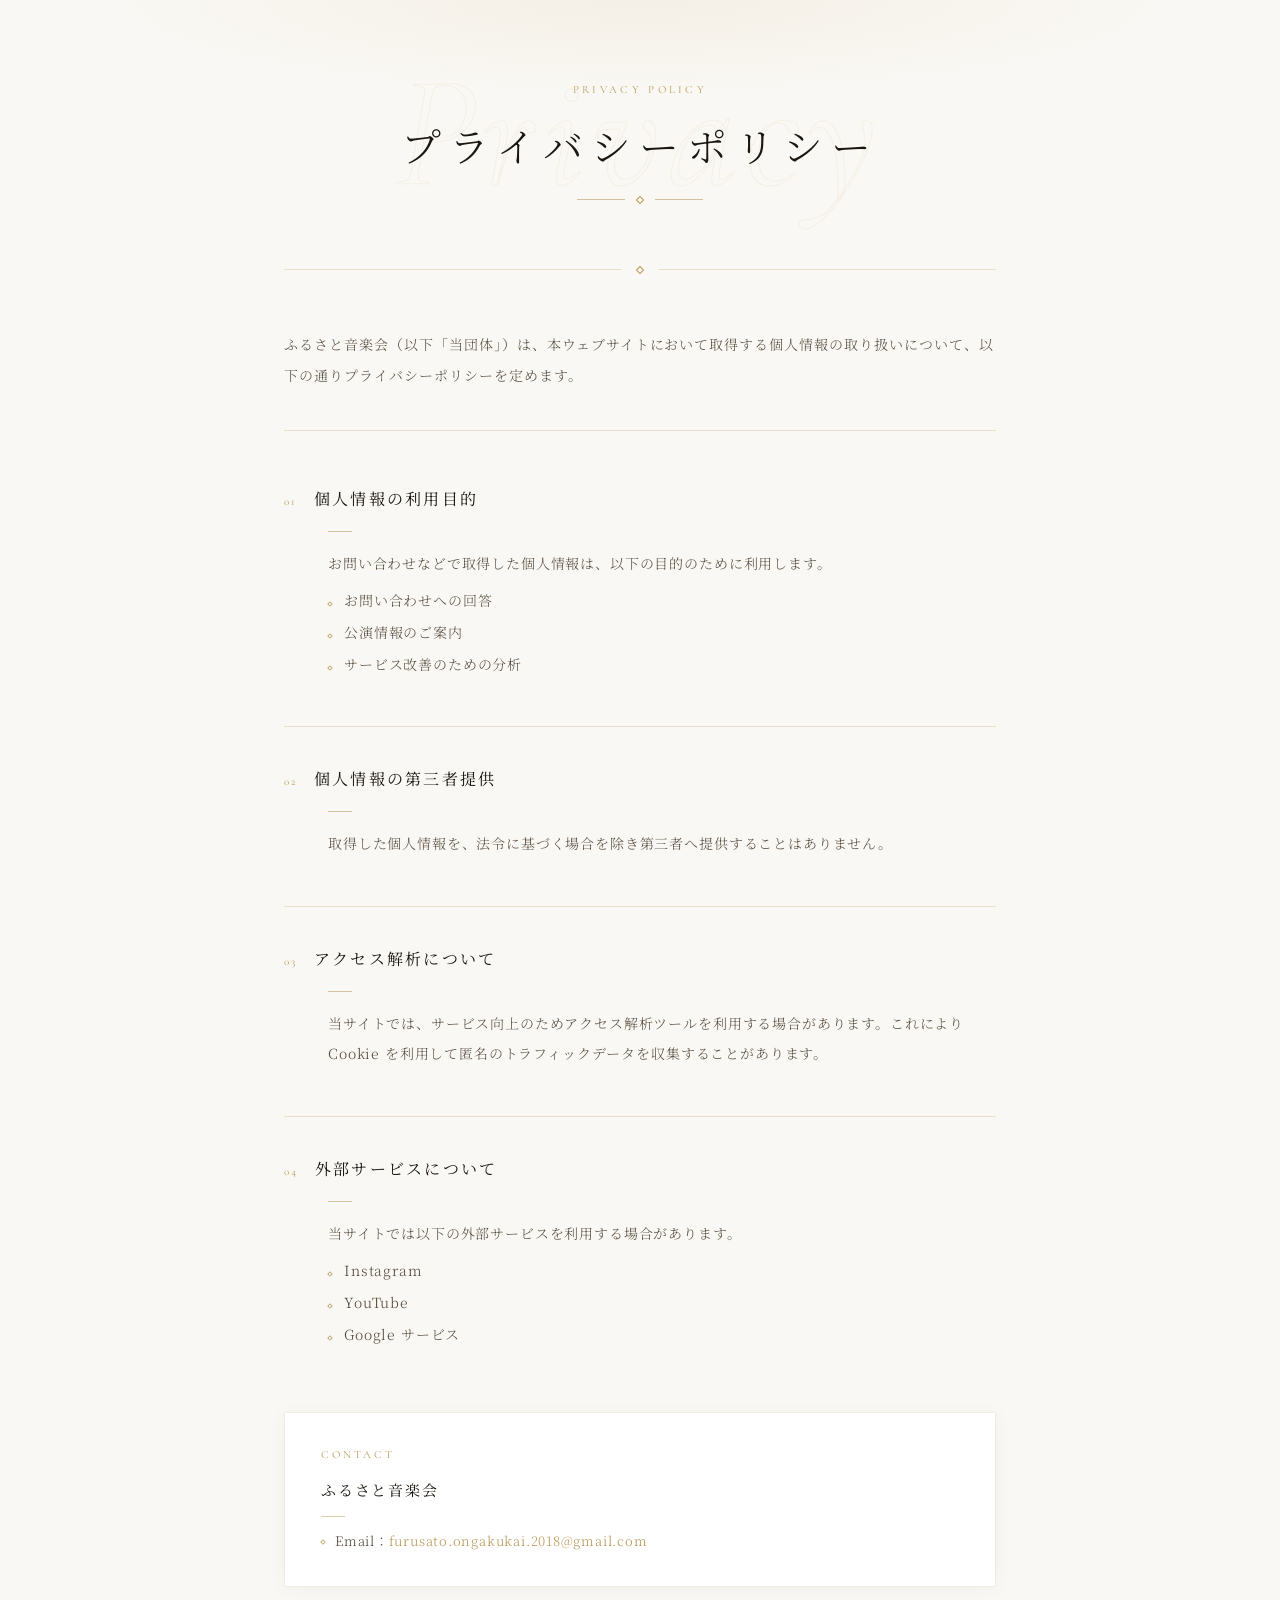
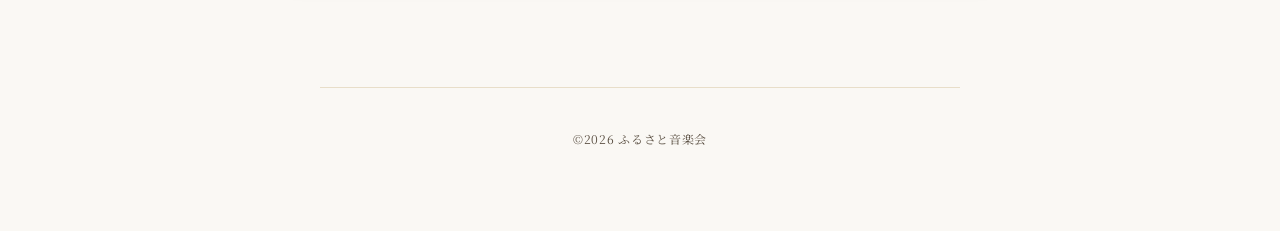
<file: privacy.html>
<!DOCTYPE html>
<html lang="ja">
<head>
  <meta charset="UTF-8" />
  <meta name="viewport" content="width=device-width, initial-scale=1.0" />
  <title>プライバシーポリシー | ふるさと音楽会</title>

  <link rel="preconnect" href="https://fonts.googleapis.com" />
  <link rel="preconnect" href="https://fonts.gstatic.com" crossorigin />
  <link href="https://fonts.googleapis.com/css2?family=Cormorant+Garamond:ital,wght@0,300;0,400;1,300&family=Noto+Serif+JP:wght@200;300;400;500&display=swap" rel="stylesheet" />

  <style>
    /* ===== CSS Variables — 共通 ===== */
    :root {
      --bg:         #faf8f4;
      --bg-alt:     #f2ede4;
      --ink:        #1c1610;
      --ink-muted:  #5a4f42;
      --gold:       #b89a5a;
      --gold-light: #d4bc82;
      --gold-pale:  #ede3cc;
      --line:       rgba(184,154,90,0.28);
      --ff-serif:   'Noto Serif JP', 'YuMincho', serif;
      --ff-latin:   'Cormorant Garamond', 'Georgia', serif;
      --ease:       cubic-bezier(0.25, 0.46, 0.45, 0.94);
    }

    *, *::before, *::after { box-sizing: border-box; margin: 0; padding: 0; }
    html { scroll-behavior: smooth; }

    body {
      font-family: var(--ff-serif);
      background: var(--bg);
      color: var(--ink);
      line-height: 1.9;
      overflow-x: hidden;
    }

    /* ===== Page Header（共通）===== */
    .page-header {
      position: relative;
      padding: 80px 24px 64px;
      text-align: center;
      overflow: hidden;
    }
    .page-header::before {
      content: '';
      position: absolute;
      inset: 0;
      background: radial-gradient(ellipse 60% 50% at 50% 0%, rgba(184,154,90,0.09) 0%, transparent 70%);
      pointer-events: none;
    }
    .page-header__deco {
      position: absolute;
      top: 50%;
      left: 50%;
      transform: translate(-50%, -50%);
      font-family: var(--ff-latin);
      font-size: clamp(60px, 14vw, 160px);
      font-style: italic;
      font-weight: 300;
      color: transparent;
      -webkit-text-stroke: 1px rgba(184,154,90,0.09);
      letter-spacing: 0.05em;
      white-space: nowrap;
      pointer-events: none;
      user-select: none;
    }
    .page-header__label {
      font-family: var(--ff-latin);
      font-size: 11px;
      letter-spacing: 0.30em;
      text-transform: uppercase;
      color: var(--gold);
      margin-bottom: 16px;
      position: relative;
    }
    .page-header__title {
      font-size: clamp(24px, 4vw, 40px);
      font-weight: 300;
      letter-spacing: 0.20em;
      line-height: 1.4;
      position: relative;
      color: var(--ink);
    }
    .page-header__rule {
      display: flex;
      align-items: center;
      justify-content: center;
      gap: 12px;
      margin: 24px auto 0;
      width: fit-content;
      position: relative;
    }
    .page-header__rule::before,
    .page-header__rule::after {
      content: '';
      display: block;
      width: 48px;
      height: 1px;
      background: var(--gold);
      opacity: 0.6;
    }
    .page-header__rule-icon {
      width: 6px;
      height: 6px;
      border: 1px solid var(--gold);
      transform: rotate(45deg);
    }

    /* ===== Main Layout ===== */
    .section {
      max-width: 760px;
      margin: 0 auto;
      padding: 0 24px 100px;
    }

    /* ===== Divider（共通）===== */
    .section-divider {
      display: flex;
      align-items: center;
      gap: 16px;
      margin-bottom: 56px;
    }
    .section-divider::before,
    .section-divider::after {
      content: '';
      flex: 1;
      height: 1px;
      background: var(--line);
    }
    .section-divider__icon {
      width: 6px;
      height: 6px;
      border: 1px solid var(--gold);
      transform: rotate(45deg);
      flex-shrink: 0;
    }

    /* ===== Intro Text ===== */
    .intro-text {
      font-size: 14px;
      font-weight: 300;
      color: var(--ink-muted);
      letter-spacing: 0.07em;
      line-height: 2.2;
      margin-bottom: 56px;
      padding-bottom: 40px;
      border-bottom: 1px solid var(--line);

      opacity: 0;
      transform: translateY(16px);
      transition: opacity 0.7s var(--ease), transform 0.7s var(--ease);
    }
    .intro-text.visible { opacity: 1; transform: translateY(0); }

    /* ===== Article Section ===== */
    .policy-article {
      opacity: 0;
      transform: translateY(20px);
      transition: opacity 0.7s var(--ease), transform 0.7s var(--ease);
    }
    .policy-article.visible { opacity: 1; transform: translateY(0); }

    /* 各セクション間のスペース */
    .policy-section {
      margin-bottom: 48px;
    }
    .policy-section:last-child { margin-bottom: 0; }

    /* セクション番号＋見出し */
    .policy-section__heading {
      display: flex;
      align-items: baseline;
      gap: 16px;
      margin-bottom: 18px;
    }

    .policy-section__num {
      font-family: var(--ff-latin);
      font-size: 11px;
      letter-spacing: 0.22em;
      color: var(--gold);
      flex-shrink: 0;
      padding-top: 2px;
    }

    .policy-section__title {
      font-size: 16px;
      font-weight: 400;
      letter-spacing: 0.14em;
      color: var(--ink);
      line-height: 1.5;
    }

    /* 見出し下のアクセントライン */
    .policy-section__accent {
      width: 24px;
      height: 1px;
      background: var(--gold);
      opacity: 0.55;
      margin-bottom: 16px;
      margin-left: 44px;
    }

    /* 本文 */
    .policy-section__body {
      font-size: 14px;
      font-weight: 300;
      color: var(--ink-muted);
      letter-spacing: 0.06em;
      line-height: 2.15;
      padding-left: 44px;
    }

    /* リスト */
    .policy-section__list {
      list-style: none;
      padding: 0;
      margin: 10px 0 0 44px;
      display: flex;
      flex-direction: column;
      gap: 6px;
    }
    .policy-section__list li {
      font-size: 14px;
      font-weight: 300;
      color: var(--ink-muted);
      letter-spacing: 0.06em;
      line-height: 1.85;
      display: flex;
      align-items: baseline;
      gap: 12px;
    }
    .policy-section__list li::before {
      content: '';
      display: inline-block;
      width: 4px;
      height: 4px;
      border: 1px solid var(--gold);
      transform: rotate(45deg);
      flex-shrink: 0;
      margin-top: 2px;
      opacity: 0.8;
    }

    /* セクション間の区切り線 */
    .policy-section + .policy-section {
      padding-top: 40px;
      border-top: 1px solid var(--line);
    }

    /* ===== Contact Block ===== */
    .contact-block {
      margin-top: 64px;
      padding: 32px 36px;
      background: white;
      border: 1px solid rgba(184,154,90,0.20);
      border-radius: 2px;
      box-shadow: 0 2px 20px rgba(28,22,16,0.04);

      opacity: 0;
      transform: translateY(20px);
      transition: opacity 0.7s var(--ease) 0.1s, transform 0.7s var(--ease) 0.1s;
    }
    .contact-block.visible { opacity: 1; transform: translateY(0); }

    .contact-block__label {
      font-family: var(--ff-latin);
      font-size: 11px;
      letter-spacing: 0.28em;
      text-transform: uppercase;
      color: var(--gold);
      margin-bottom: 10px;
    }

    .contact-block__org {
      font-size: 15px;
      font-weight: 400;
      letter-spacing: 0.12em;
      color: var(--ink);
      margin-bottom: 8px;
    }

    .contact-block__divider {
      width: 24px;
      height: 1px;
      background: var(--gold);
      opacity: 0.5;
      margin: 12px 0;
    }

    .contact-block__email {
      font-size: 13px;
      font-weight: 300;
      color: var(--ink-muted);
      letter-spacing: 0.06em;
      display: flex;
      align-items: center;
      gap: 10px;
    }

    .contact-block__email-icon {
      width: 4px;
      height: 4px;
      border: 1px solid var(--gold);
      transform: rotate(45deg);
      opacity: 0.8;
      flex-shrink: 0;
    }

    .contact-block a {
      color: var(--gold);
      text-decoration: none;
      border-bottom: 1px solid transparent;
      transition: border-color 0.3s;
    }
    .contact-block a:hover { border-color: var(--gold); }

    /* ===== Footer note ===== */
    .page-footer-note {
      text-align: center;
      padding: 40px 24px 80px;
      border-top: 1px solid var(--line);
      max-width: 640px;
      margin: 0 auto;
    }
    .page-footer-note p {
      font-size: 12px;
      color: var(--ink-muted);
      letter-spacing: 0.06em;
    }

    /* ===== Mobile ===== */
    @media (max-width: 600px) {
      .policy-section__body,
      .policy-section__list {
        padding-left: 0;
        margin-left: 0;
      }
      .policy-section__accent { margin-left: 0; }
      .contact-block { padding: 24px 20px; }
    }
  </style>
</head>
<body>

<!-- ===== PAGE HEADER ===== -->
<header class="page-header">
  <div class="page-header__deco">Privacy</div>
  <p class="page-header__label">Privacy Policy</p>
  <h1 class="page-header__title">プライバシーポリシー</h1>
  <div class="page-header__rule">
    <div class="page-header__rule-icon"></div>
  </div>
</header>

<!-- ===== MAIN ===== -->
<main class="section">

  <div class="section-divider"><div class="section-divider__icon"></div></div>

  <!-- イントロ -->
  <p class="intro-text" id="intro">
    ふるさと音楽会（以下「当団体」）は、本ウェブサイトにおいて取得する個人情報の取り扱いについて、以下の通りプライバシーポリシーを定めます。
  </p>

  <!-- ポリシー本文 -->
  <article class="policy-article" id="policy">

    <!-- 1. 個人情報の利用目的 -->
    <div class="policy-section">
      <div class="policy-section__heading">
        <span class="policy-section__num">01</span>
        <h2 class="policy-section__title">個人情報の利用目的</h2>
      </div>
      <div class="policy-section__accent"></div>
      <p class="policy-section__body">
        お問い合わせなどで取得した個人情報は、以下の目的のために利用します。
      </p>
      <ul class="policy-section__list">
        <li>お問い合わせへの回答</li>
        <li>公演情報のご案内</li>
        <li>サービス改善のための分析</li>
      </ul>
    </div>

    <!-- 2. 個人情報の第三者提供 -->
    <div class="policy-section">
      <div class="policy-section__heading">
        <span class="policy-section__num">02</span>
        <h2 class="policy-section__title">個人情報の第三者提供</h2>
      </div>
      <div class="policy-section__accent"></div>
      <p class="policy-section__body">
        取得した個人情報を、法令に基づく場合を除き第三者へ提供することはありません。
      </p>
    </div>

    <!-- 3. アクセス解析について -->
    <div class="policy-section">
      <div class="policy-section__heading">
        <span class="policy-section__num">03</span>
        <h2 class="policy-section__title">アクセス解析について</h2>
      </div>
      <div class="policy-section__accent"></div>
      <p class="policy-section__body">
        当サイトでは、サービス向上のためアクセス解析ツールを利用する場合があります。これにより Cookie を利用して匿名のトラフィックデータを収集することがあります。
      </p>
    </div>

    <!-- 4. 外部サービスについて -->
    <div class="policy-section">
      <div class="policy-section__heading">
        <span class="policy-section__num">04</span>
        <h2 class="policy-section__title">外部サービスについて</h2>
      </div>
      <div class="policy-section__accent"></div>
      <p class="policy-section__body">
        当サイトでは以下の外部サービスを利用する場合があります。
      </p>
      <ul class="policy-section__list">
        <li>Instagram</li>
        <li>YouTube</li>
        <li>Google サービス</li>
      </ul>
    </div>

    <!-- お問い合わせカード -->
    <div class="contact-block" id="contact-block">
      <p class="contact-block__label">Contact</p>
      <p class="contact-block__org">ふるさと音楽会</p>
      <div class="contact-block__divider"></div>
      <div class="contact-block__email">
        <span class="contact-block__email-icon"></span>
        <span>Email：<a href="mailto:furusato.ongakukai.2018@gmail.com">furusato.ongakukai.2018@gmail.com</a></span>
      </div>
    </div>

  </article>

</main>

<!-- ===== FOOTER NOTE ===== -->
<div class="page-footer-note">
  <p>©2026 ふるさと音楽会</p>
</div>

<script>
  const targets = document.querySelectorAll('#intro, #policy, #contact-block');
  const io = new IntersectionObserver((entries) => {
    entries.forEach(entry => {
      if (entry.isIntersecting) {
        entry.target.classList.add('visible');
        io.unobserve(entry.target);
      }
    });
  }, { threshold: 0.08 });
  targets.forEach(el => io.observe(el));
</script>

</body>
</html>
</file>
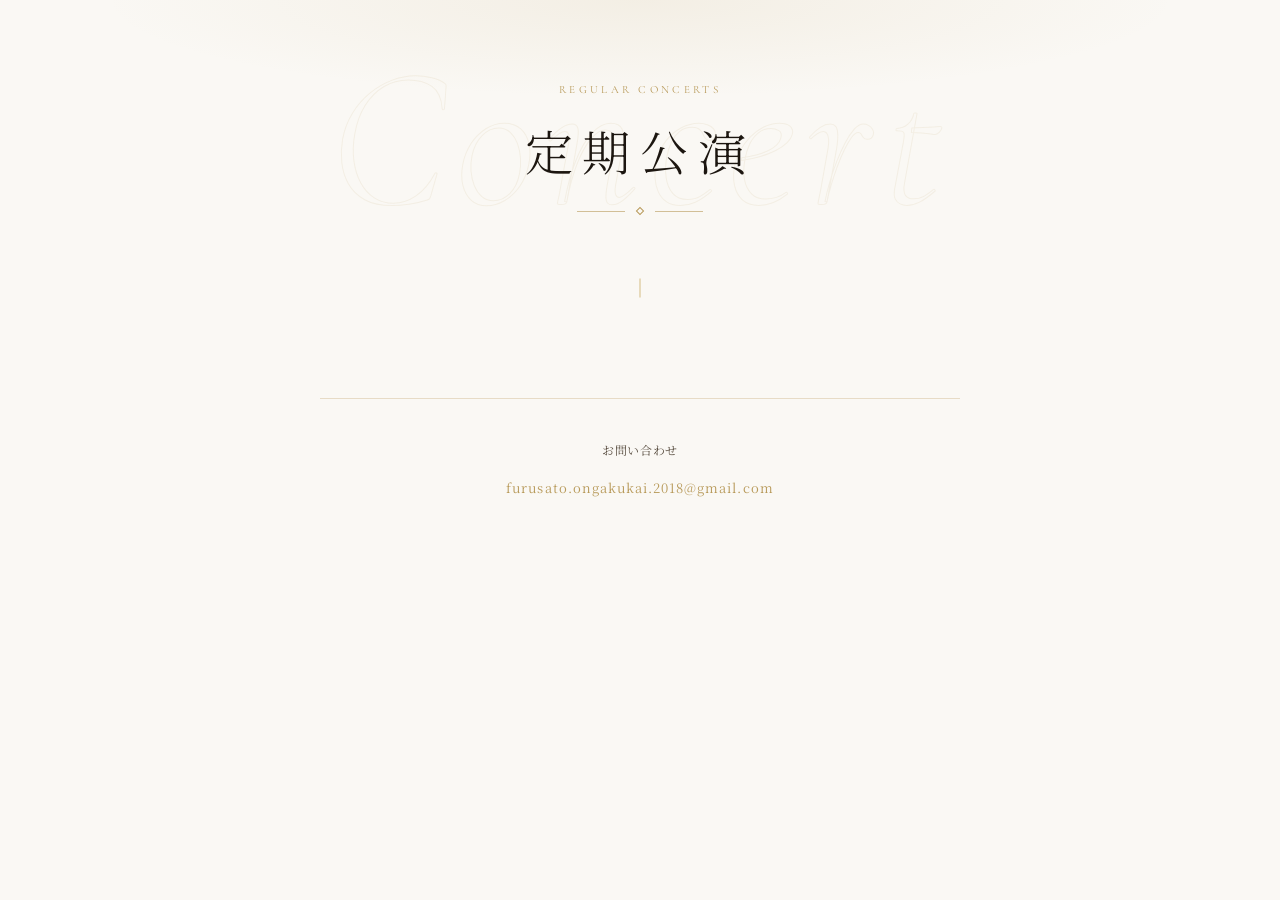
<file: teiki.html>
<!DOCTYPE html>
<html lang="ja">
<head>
  <meta charset="UTF-8" />
  <meta name="viewport" content="width=device-width, initial-scale=1.0" />
  <title>定期公演 | ふるさと音楽会</title>

  <!-- Google Fonts: Noto Serif JP + Cormorant Garamond -->
  <link rel="preconnect" href="https://fonts.googleapis.com" />
  <link rel="preconnect" href="https://fonts.gstatic.com" crossorigin />
  <link href="https://fonts.googleapis.com/css2?family=Cormorant+Garamond:ital,wght@0,300;0,400;1,300&family=Noto+Serif+JP:wght@200;300;400;500&display=swap" rel="stylesheet" />
  <style>
    /* ===== CSS Variables ===== */
    :root {
      --bg:          #faf8f4;
      --bg-alt:      #f2ede4;
      --ink:         #1c1610;
      --ink-muted:   #5a4f42;
      --gold:        #b89a5a;
      --gold-light:  #d4bc82;
      --gold-pale:   #ede3cc;
      --line:        rgba(184,154,90,0.30);
      --radius:      2px;
      --ff-serif:    'Noto Serif JP', 'YuMincho', serif;
      --ff-latin:    'Cormorant Garamond', 'Georgia', serif;
      --transition:  0.4s cubic-bezier(0.25, 0.46, 0.45, 0.94);
    }

    *, *::before, *::after { box-sizing: border-box; margin: 0; padding: 0; }

    html { scroll-behavior: smooth; }

    body {
      font-family: var(--ff-serif);
      background: var(--bg);
      color: var(--ink);
      line-height: 1.9;
      overflow-x: hidden;
    }

    /* ===== Page Header ===== */
    .page-header {
      position: relative;
      padding: 80px 24px 64px;
      text-align: center;
      overflow: hidden;
    }

    .page-header::before {
      content: '';
      position: absolute;
      inset: 0;
      background:
        radial-gradient(ellipse 60% 50% at 50% 0%, rgba(184,154,90,0.10) 0%, transparent 70%);
      pointer-events: none;
    }

    /* 背景の装飾文字 */
    .page-header__deco {
      position: absolute;
      top: 50%;
      left: 50%;
      transform: translate(-50%, -50%);
      font-family: var(--ff-latin);
      font-size: clamp(80px, 18vw, 200px);
      font-style: italic;
      font-weight: 300;
      color: transparent;
      -webkit-text-stroke: 1px rgba(184,154,90,0.10);
      letter-spacing: 0.05em;
      white-space: nowrap;
      pointer-events: none;
      user-select: none;
    }

    .page-header__label {
      font-family: var(--ff-latin);
      font-size: 11px;
      letter-spacing: 0.30em;
      text-transform: uppercase;
      color: var(--gold);
      margin-bottom: 16px;
      position: relative;
    }

    .page-header__title {
      font-size: clamp(28px, 5vw, 48px);
      font-weight: 300;
      letter-spacing: 0.20em;
      line-height: 1.4;
      position: relative;
      color: var(--ink);
    }

    .page-header__rule {
      display: flex;
      align-items: center;
      justify-content: center;
      gap: 12px;
      margin: 24px auto 0;
      width: fit-content;
      position: relative;
    }

    .page-header__rule::before,
    .page-header__rule::after {
      content: '';
      display: block;
      width: 48px;
      height: 1px;
      background: var(--gold);
      opacity: 0.6;
    }

    .page-header__rule-icon {
      width: 6px;
      height: 6px;
      border: 1px solid var(--gold);
      transform: rotate(45deg);
    }

    /* ===== Section Wrapper ===== */
    .section {
      max-width: 960px;
      margin: 0 auto;
      padding: 0 24px 100px;
    }

    /* ===== Timeline ===== */
    .timeline {
      position: relative;
      padding-top: 20px;
    }

    /* 縦線 */
    .timeline::before {
      content: '';
      position: absolute;
      top: 0;
      bottom: 0;
      left: 50%;
      transform: translateX(-50%);
      width: 1px;
      background: linear-gradient(to bottom, transparent, var(--gold-light) 5%, var(--gold-light) 95%, transparent);
    }

    /* ===== Concert Card ===== */
    .concert {
      display: grid;
      grid-template-columns: 1fr 60px 1fr;
      align-items: start;
      gap: 0;
      margin-bottom: 72px;
      opacity: 0;
      transform: translateY(24px);
      transition: opacity 0.7s ease, transform 0.7s ease;
    }

    .concert.visible {
      opacity: 1;
      transform: translateY(0);
    }

    /* 奇数は右にコンテンツ、偶数は左 */
    .concert--odd .concert__content  { grid-column: 3; grid-row: 1; }
    .concert--odd .concert__center   { grid-column: 2; grid-row: 1; }
    .concert--odd .concert__image    { grid-column: 1; grid-row: 1; justify-self: end; }

    .concert--even .concert__content { grid-column: 1; grid-row: 1; }
    .concert--even .concert__center  { grid-column: 2; grid-row: 1; }
    .concert--even .concert__image   { grid-column: 3; grid-row: 1; justify-self: start; }

    /* 中央のノード */
    .concert__center {
      display: flex;
      flex-direction: column;
      align-items: center;
      padding-top: 28px;
    }

    .concert__node {
      width: 14px;
      height: 14px;
      border: 2px solid var(--gold);
      background: var(--bg);
      border-radius: 50%;
      flex-shrink: 0;
      box-shadow: 0 0 0 4px rgba(184,154,90,0.12);
      transition: transform 0.3s ease, box-shadow 0.3s ease;
    }

    .concert:hover .concert__node {
      transform: scale(1.3);
      box-shadow: 0 0 0 6px rgba(184,154,90,0.18);
    }

    /* コンテンツ */
    .concert__content {
      padding: 24px 28px;
      background: white;
      border: 1px solid rgba(184,154,90,0.18);
      border-radius: var(--radius);
      box-shadow: 0 2px 20px rgba(28,22,16,0.04);
      transition: box-shadow var(--transition), transform var(--transition);
      max-width: 400px;
    }

    .concert--odd .concert__content  { margin-left: 4px; }
    .concert--even .concert__content { margin-right: 4px; }

    .concert:hover .concert__content {
      box-shadow: 0 6px 32px rgba(28,22,16,0.09);
      transform: translateY(-2px);
    }

    .concert__num {
      font-family: var(--ff-latin);
      font-size: 12px;
      letter-spacing: 0.25em;
      color: var(--gold);
      text-transform: uppercase;
      margin-bottom: 6px;
    }

    .concert__title {
      font-size: 18px;
      font-weight: 400;
      letter-spacing: 0.12em;
      line-height: 1.5;
      margin-bottom: 14px;
      color: var(--ink);
    }

    .concert__divider {
      width: 32px;
      height: 1px;
      background: var(--gold);
      opacity: 0.5;
      margin-bottom: 14px;
    }

    .concert__meta {
      font-size: 13px;
      color: var(--ink-muted);
      letter-spacing: 0.05em;
      line-height: 1.85;
    }

    .concert__date {
      display: flex;
      align-items: baseline;
      gap: 8px;
      margin-bottom: 4px;
    }

    .concert__date-icon {
      font-size: 10px;
      color: var(--gold);
      flex-shrink: 0;
    }

    .concert__venue {
      display: flex;
      align-items: flex-start;
      gap: 8px;
    }

    .concert__venue-icon {
      font-size: 10px;
      color: var(--gold);
      flex-shrink: 0;
      margin-top: 4px;
    }

    /* 写真 */
    .concert__image {
      width: clamp(160px, 22vw, 240px);
      overflow: hidden;
      border-radius: var(--radius);
      box-shadow: 4px 8px 28px rgba(28,22,16,0.10);
      margin-top: 20px;
      flex-shrink: 0;
    }

    .concert--odd .concert__image  { margin-right: 4px; }
    .concert--even .concert__image { margin-left: 4px; }

    .concert__image img {
      width: 100%;
      height: 100%;
      object-fit: cover;
      display: block;
      transition: transform 0.6s ease;
      aspect-ratio: 3/4;
    }

    .concert:hover .concert__image img {
      transform: scale(1.04);
    }

    /* ===== Top-of-page "最新公演" badge ===== */
    .latest-badge {
      display: inline-flex;
      align-items: center;
      gap: 8px;
      background: var(--gold-pale);
      border: 1px solid var(--gold-light);
      border-radius: 2px;
      padding: 4px 14px;
      font-size: 11px;
      letter-spacing: 0.20em;
      color: var(--gold);
      font-family: var(--ff-serif);
      margin-bottom: 6px;
    }

    /* ===== モバイル対応 ===== */
    @media (max-width: 680px) {
      .timeline::before { left: 20px; }

      .concert {
        display: block;
        padding-left: 48px;
        position: relative;
        margin-bottom: 52px;
      }

      .concert__center {
        position: absolute;
        left: 14px;
        top: 28px;
        padding-top: 0;
      }

      .concert__content {
        max-width: 100%;
        margin: 0 !important;
        padding: 18px 20px;
      }

      .concert__image {
        width: 100%;
        margin: 16px 0 0 !important;
      }

      .concert__image img {
        aspect-ratio: 4/3;
      }
    }

    /* ===== Footnote / contact ===== */
    .page-footer-note {
      text-align: center;
      padding: 40px 24px 80px;
      border-top: 1px solid var(--line);
      max-width: 640px;
      margin: 0 auto;
    }

    .page-footer-note a {
      color: var(--gold);
      text-decoration: none;
      font-size: 13px;
      letter-spacing: 0.08em;
      border-bottom: 1px solid transparent;
      transition: border-color 0.3s;
    }

    .page-footer-note a:hover {
      border-color: var(--gold);
    }

    .page-footer-note p {
      font-size: 12px;
      color: var(--ink-muted);
      letter-spacing: 0.06em;
      margin-bottom: 10px;
    }
  </style>
</head>
<body>

<!-- ===== PAGE HEADER ===== -->
<header class="page-header">
  <div class="page-header__deco">Concert</div>
  <p class="page-header__label">Regular Concerts</p>
  <h1 class="page-header__title">定期公演</h1>
  <div class="page-header__rule">
    <div class="page-header__rule-icon"></div>
  </div>
</header>

<!-- ===== TIMELINE ===== -->
<main class="section">
  <div class="timeline" id="concertTimeline"></div>
</main>

<!-- ===== FOOTER NOTE ===== -->
<div class="page-footer-note">
  <p>お問い合わせ</p>
  <a href="mailto:furusato.ongakukai.2018@gmail.com">furusato.ongakukai.2018@gmail.com</a>
</div>

<!-- ===== Scroll-reveal ===== -->
<script>
  const concerts = document.querySelectorAll('.concert');

  const io = new IntersectionObserver((entries) => {
    entries.forEach(entry => {
      if (entry.isIntersecting) {
        entry.target.classList.add('visible');
        io.unobserve(entry.target);
      }
    });
  }, { threshold: 0.12 });

  concerts.forEach(c => io.observe(c));
</script>
<script src="js/teiki.js"></script>
</body>
</html>
</file>
